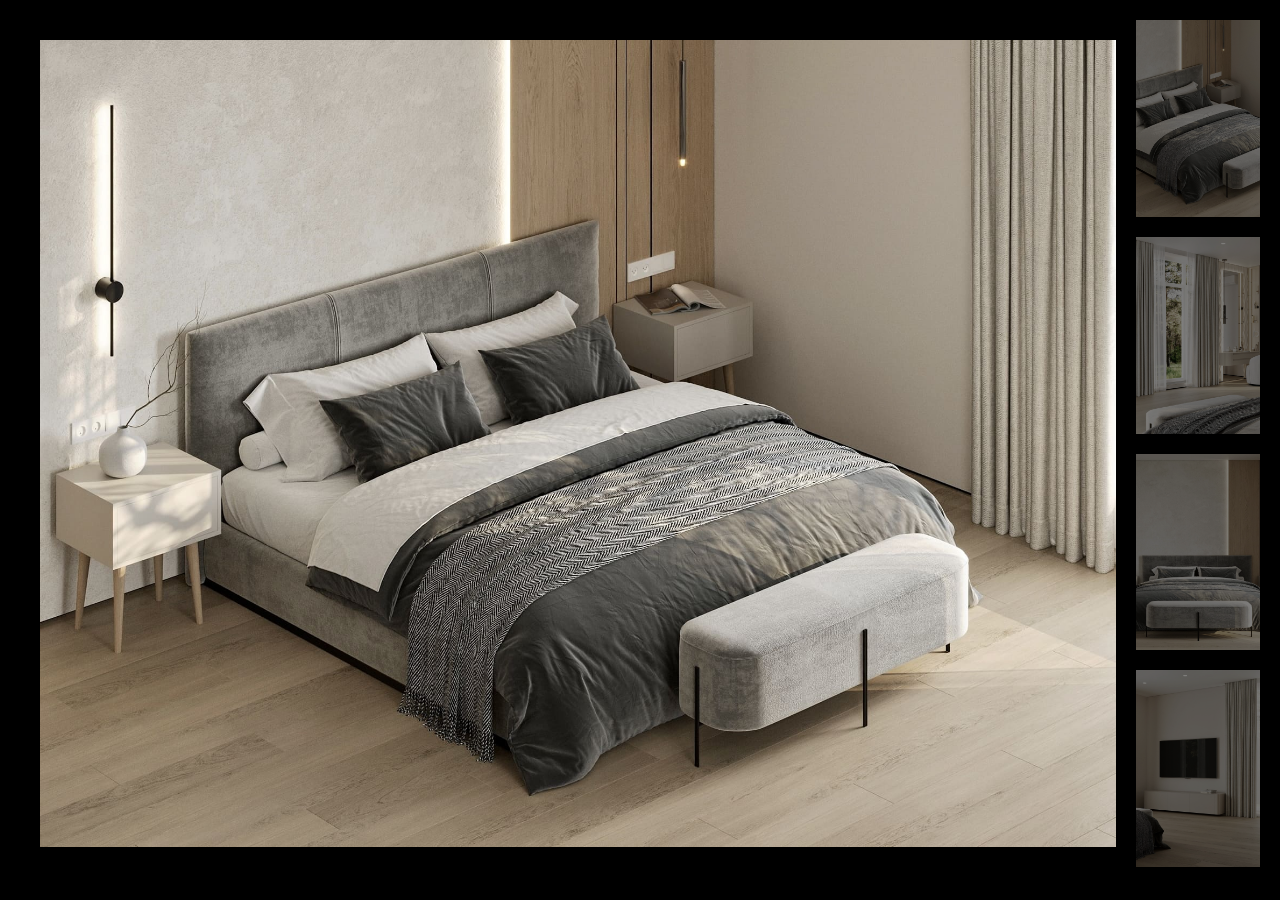
<file: html/portfolio1.html>
<!DOCTYPE html>
<html lang="en">
<head>
    <meta charset="UTF-8">
    <meta name="viewport" content="width=device-width, initial-scale=1.0">
    <title>Document</title>
    <link rel="stylesheet" href="../css/reset.css">
    <link rel="stylesheet" href="../css/portfolio.css">
</head>
<body>
    <section class="photo">
        <img id="photo-hero" class="hero-photo"  src="../img/img/portfolio/1/IUrZGHP9aKBFbf6jJnis4e-43GpgTt6WOL3kBMzO6F2bLw5B15v-s5mmBiH3eZ6CJXayOuzLV4IJNui_66KtSDec.jpg" alt="">
    <div class="min-photos" href="">
        <img id="photo1" class="min-photo" src="../img/img/portfolio/1/IUrZGHP9aKBFbf6jJnis4e-43GpgTt6WOL3kBMzO6F2bLw5B15v-s5mmBiH3eZ6CJXayOuzLV4IJNui_66KtSDec.jpg" alt="">
        <img id="photo2" class="min-photo" src="../img/img/portfolio/1/IYQCl92d1KGy2UFNKEdxmmNWVV7QYOr6p94DCEL-8MfqCsBslE_5fJ5WPlGN8VoNVVKrbm3cz2S46bYw3Unmbcwu.jpg" alt="">
        <img id="photo3" class="min-photo" src="../img/img/portfolio/1/sh4lyMfw6488D5bpELG-GtoYiy51JnRz2KtnOSS5UwzI13H8huh4OOYp-CnJVcTWaTOXHrSIWLdLjltY3SxVakHf.jpg" alt="">
        <img id="photo4" class="min-photo" src="../img/img/portfolio/1/WOO_L1MPF5qKPpXAhICvml_G6vHDnoX-2QZhYNfCgpVIuOGDpelVOfoCdvgD6qC7HAvgvoIingIuCh0iNLuYkakt.jpg" alt="">
    </div>
    </section>
    <script src="../js/task.js"></script>
</body>
</html>
</file>
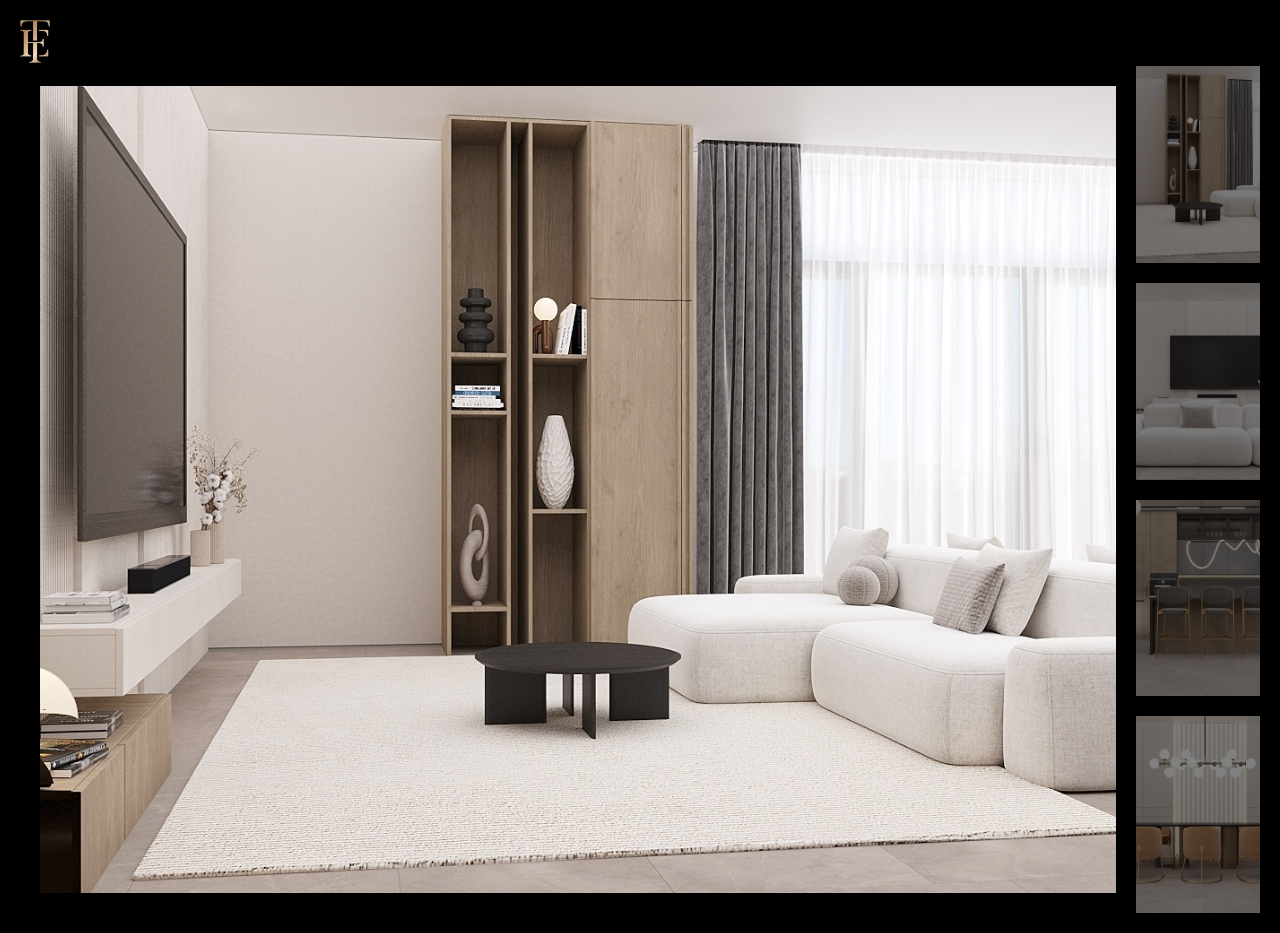
<file: html/portfolio2.html>
<!DOCTYPE html>
<html lang="en">
<head>
    <meta charset="UTF-8">
    <meta name="viewport" content="width=device-width, initial-scale=1.0">
    <title>Document</title>
    <link rel="stylesheet" href="../css/reset.css">
    <link rel="stylesheet" href="../css/portfolio.css">
</head>
<body>
    <a href="../index.html"><img src="../img/icon/header/logo.png" width="30px" alt=""></a>
    <section class="photo">
        <img id="photo-hero" class="hero-photo"  src="../img/img/portfolio/2/1vEbaCUOwjw7MaW48sU-YBlS5mDZEWR6B3NEZxUbvIRT6mLioNYKaDrE7JcMGK0N5RJAKJlcIzssKsdqWelrVpnK.jpg" alt="">
    <div class="min-photos" href="">
        <img id="photo1" class="min-photo" src="../img/img/portfolio/2/1vEbaCUOwjw7MaW48sU-YBlS5mDZEWR6B3NEZxUbvIRT6mLioNYKaDrE7JcMGK0N5RJAKJlcIzssKsdqWelrVpnK.jpg" alt="">
        <img id="photo2" class="min-photo" src="../img/img/portfolio/2/7QSXbiPNzb1Dga_2dTSTThrzCr5snCA749kIKWhQ1_Ih4dE6zZukwhEqcL-t-llJyQMeG-VLvjKoY39OG_E9WzH0.jpg" alt="">
        <img id="photo3" class="min-photo" src="../img/img/portfolio/2/aI_RptO4M7-IpJJXBn--JAy-fktub-cWmue9zJVuoJ6OITVhVsEiGC9YoxpFOkKm4vTO9dvbWhkAKhO_Zky_cTn0.jpg" alt="">
        <img id="photo4" class="min-photo" src="../img/img/portfolio/2/WnLHLftbKTtUvwjBT8Dra9mzxUi1_uberS4JtysZK4NVYeJtobPFQpBAIUKsB5GN1pyqZT6RESoOGxa4nl25OAZ8.jpg" alt="">
    </div>
    </section>
    <script src="../js/task.js"></script>
</body>
</html>
</file>
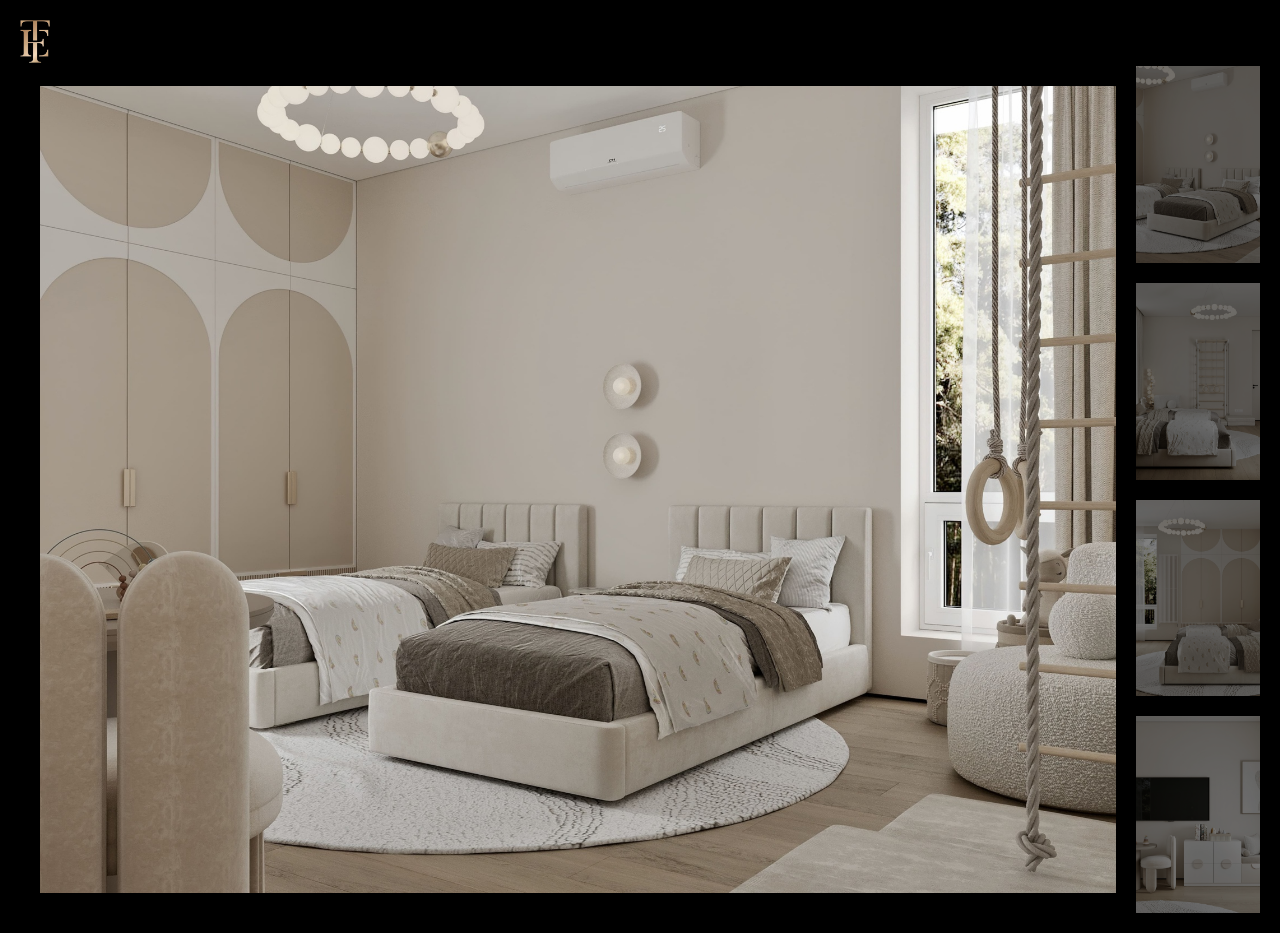
<file: html/portfolio3.html>
<!DOCTYPE html>
<html lang="en">
<head>
    <meta charset="UTF-8">
    <meta name="viewport" content="width=device-width, initial-scale=1.0">
    <title>Document</title>
    <link rel="stylesheet" href="../css/reset.css">
    <link rel="stylesheet" href="../css/portfolio.css">
</head>
<body>
    <a href="../index.html"><img src="../img/icon/header/logo.png" width="30px" alt=""></a>
    <section class="photo">
        <img id="photo-hero" class="hero-photo"  src="../img/img/portfolio/3/9w1h9qTQfpms2-lCamNVox-1wrDbkrBhhmjF8aw7SmMmuWiGSmeHtS5Oe95iXLBSZZQwFfFqPtim1lA6TmYX4DdY.jpg" alt="">
    <div class="min-photos" href="">
        <img id="photo1" class="min-photo" src="../img/img/portfolio/3/9w1h9qTQfpms2-lCamNVox-1wrDbkrBhhmjF8aw7SmMmuWiGSmeHtS5Oe95iXLBSZZQwFfFqPtim1lA6TmYX4DdY.jpg" alt="">
        <img id="photo2" class="min-photo" src="../img/img/portfolio/3/bmBhv073Y0TKXr4ICAreb4IGgfFZMaCP0Y1L9c-79VuSKUByn7TEueyQuMYUK5FGZ4-56mhdboics7mOH4z7Ha9R.jpg" alt="">
        <img id="photo3" class="min-photo" src="../img/img/portfolio/3/BMkDiRsZKTLIHWzSjZ-SRIe_etCmHe7rMtRnS-AKGjPqSl-RcsMZlIW8j7XkWMVzdJ-aWn09E_88tgy9um4Ha1dS.jpg" alt="">
        <img id="photo4" class="min-photo" src="../img/img/portfolio/3/F_MyEolKI0Z3UggjBGwGkmaOUeRsCQORPqnORWy30mfvwt2wYl-tXSTdGrL8xAcz30NjpIazytVC_A39X0zYbs4o.jpg" alt="">
    </div>
    </section>
    <script src="../js/task.js"></script>
</body>
</html>
</file>
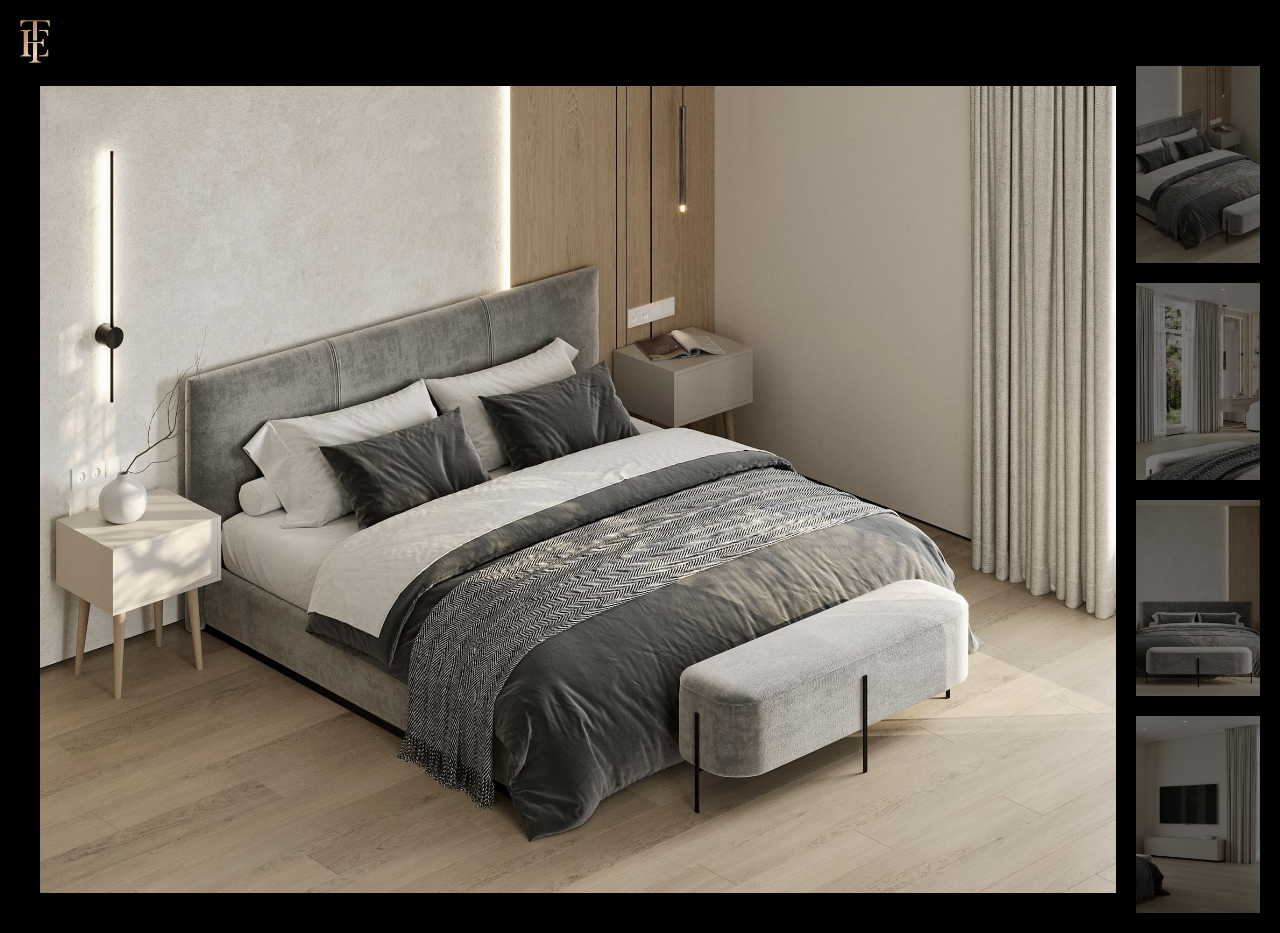
<file: итоговая работа/html/portfolio1.html>
<!DOCTYPE html>
<html lang="ru">
<head>
    <meta charset="UTF-8">
    <meta name="viewport" content="width=device-width, initial-scale=1.0">
    <title>Дизайн интерьеров</title>
    <link rel="favicon" href="img/icon/favicon.ico">
    <link rel="stylesheet" href="../css/reset.css">
    <link rel="stylesheet" href="../css/portfolio.css">
</head>
<body>
    <a href="../index.html"><img src="../img/icon/header/logo.png" width="30px" alt=""></a>
    <section class="photo">
        <img id="photo-hero" class="hero-photo"  src="../img/img/portfolio/1/IUrZGHP9aKBFbf6jJnis4e-43GpgTt6WOL3kBMzO6F2bLw5B15v-s5mmBiH3eZ6CJXayOuzLV4IJNui_66KtSDec.jpg" alt="">
    <div class="min-photos" href="">
        <img id="photo1" class="min-photo" src="../img/img/portfolio/1/IUrZGHP9aKBFbf6jJnis4e-43GpgTt6WOL3kBMzO6F2bLw5B15v-s5mmBiH3eZ6CJXayOuzLV4IJNui_66KtSDec.jpg" alt="">
        <img id="photo2" class="min-photo" src="../img/img/portfolio/1/IYQCl92d1KGy2UFNKEdxmmNWVV7QYOr6p94DCEL-8MfqCsBslE_5fJ5WPlGN8VoNVVKrbm3cz2S46bYw3Unmbcwu.jpg" alt="">
        <img id="photo3" class="min-photo" src="../img/img/portfolio/1/sh4lyMfw6488D5bpELG-GtoYiy51JnRz2KtnOSS5UwzI13H8huh4OOYp-CnJVcTWaTOXHrSIWLdLjltY3SxVakHf.jpg" alt="">
        <img id="photo4" class="min-photo" src="../img/img/portfolio/1/WOO_L1MPF5qKPpXAhICvml_G6vHDnoX-2QZhYNfCgpVIuOGDpelVOfoCdvgD6qC7HAvgvoIingIuCh0iNLuYkakt.jpg" alt="">
    </div>
    </section>
    <script src="../js/task.js"></script>
</body>
</html>
</file>
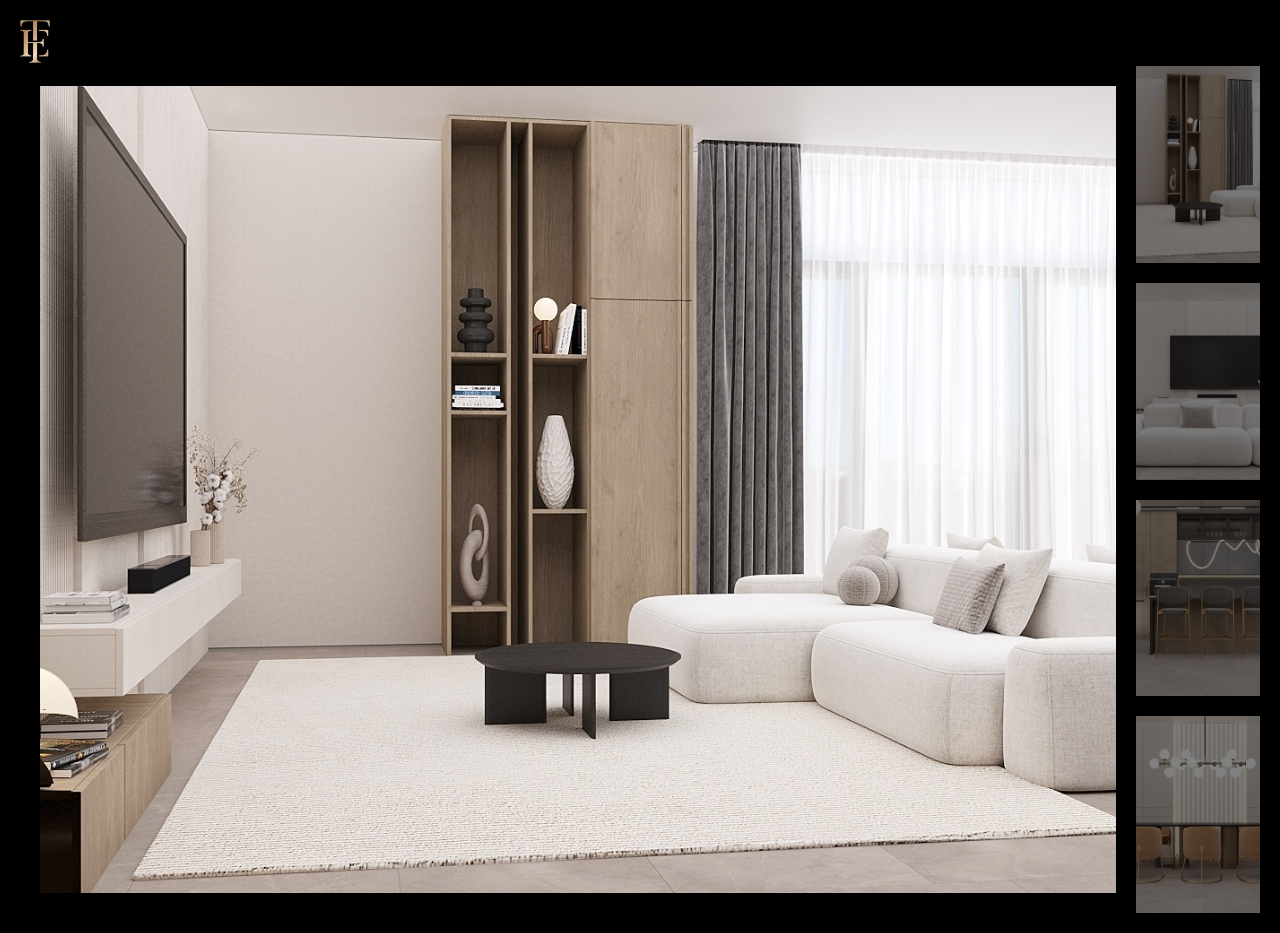
<file: итоговая работа/html/portfolio2.html>
<!DOCTYPE html>
<html lang="ru">
<head>
    <meta charset="UTF-8">
    <meta name="viewport" content="width=device-width, initial-scale=1.0">
    <title>Дизайн интерьеров</title>
    <link rel="favicon" href="img/icon/favicon.ico">
    <link rel="stylesheet" href="../css/reset.css">
    <link rel="stylesheet" href="../css/portfolio.css">
</head>
<body>
    <a href="../index.html"><img src="../img/icon/header/logo.png" width="30px" alt=""></a>
    <section class="photo">
        <img id="photo-hero" class="hero-photo"  src="../img/img/portfolio/2/1vEbaCUOwjw7MaW48sU-YBlS5mDZEWR6B3NEZxUbvIRT6mLioNYKaDrE7JcMGK0N5RJAKJlcIzssKsdqWelrVpnK.jpg" alt="">
    <div class="min-photos" href="">
        <img id="photo1" class="min-photo" src="../img/img/portfolio/2/1vEbaCUOwjw7MaW48sU-YBlS5mDZEWR6B3NEZxUbvIRT6mLioNYKaDrE7JcMGK0N5RJAKJlcIzssKsdqWelrVpnK.jpg" alt="">
        <img id="photo2" class="min-photo" src="../img/img/portfolio/2/7QSXbiPNzb1Dga_2dTSTThrzCr5snCA749kIKWhQ1_Ih4dE6zZukwhEqcL-t-llJyQMeG-VLvjKoY39OG_E9WzH0.jpg" alt="">
        <img id="photo3" class="min-photo" src="../img/img/portfolio/2/aI_RptO4M7-IpJJXBn--JAy-fktub-cWmue9zJVuoJ6OITVhVsEiGC9YoxpFOkKm4vTO9dvbWhkAKhO_Zky_cTn0.jpg" alt="">
        <img id="photo4" class="min-photo" src="../img/img/portfolio/2/WnLHLftbKTtUvwjBT8Dra9mzxUi1_uberS4JtysZK4NVYeJtobPFQpBAIUKsB5GN1pyqZT6RESoOGxa4nl25OAZ8.jpg" alt="">
    </div>
    </section>
    <script src="../js/task.js"></script>
</body>
</html>
</file>
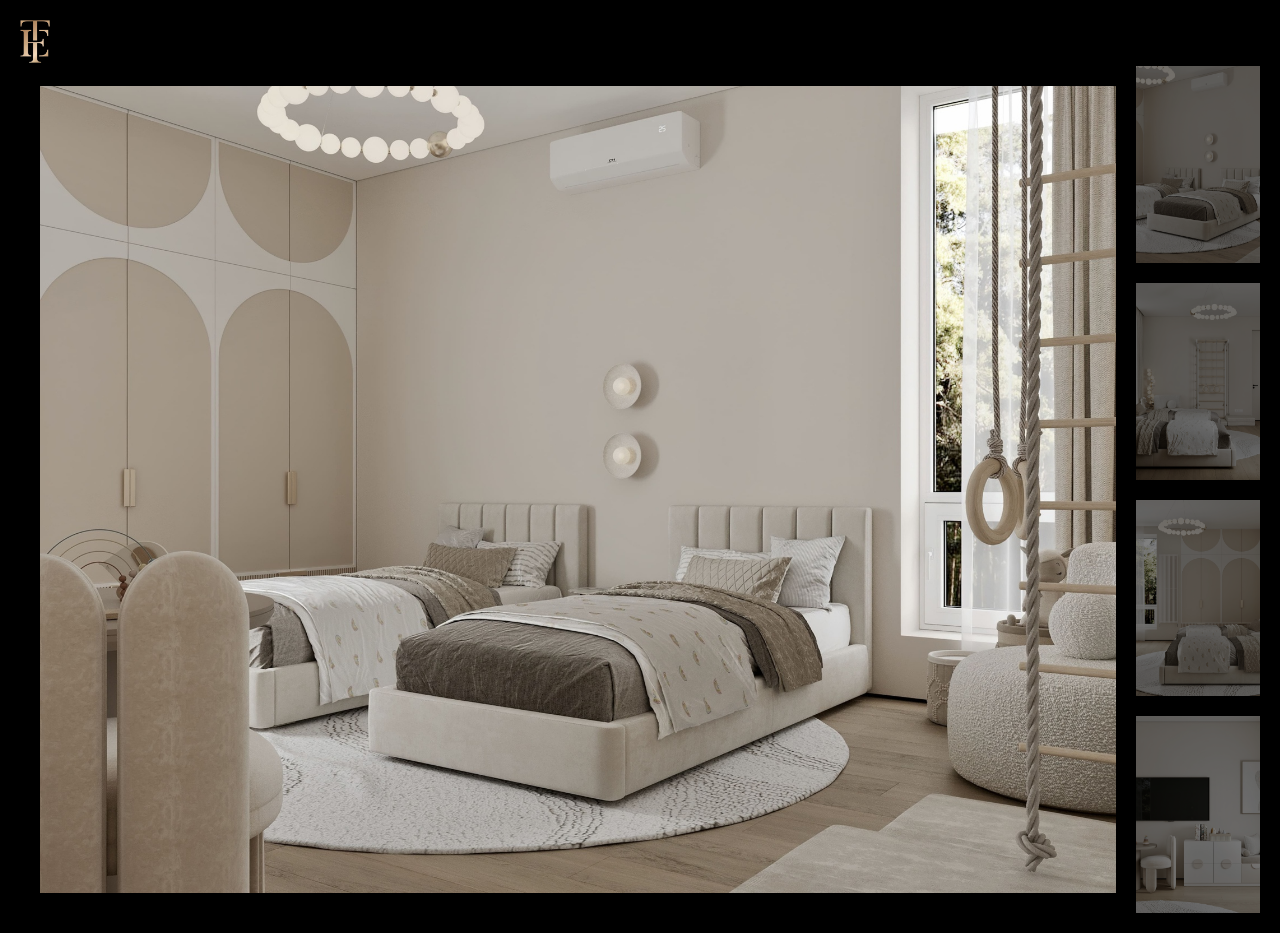
<file: итоговая работа/html/portfolio3.html>
<!DOCTYPE html>
<html lang="ru">
<head>
    <meta charset="UTF-8">
    <meta name="viewport" content="width=device-width, initial-scale=1.0">
    <title>Дизайн интерьеров</title>
    <link rel="favicon" href="img/icon/favicon.ico">
    <link rel="stylesheet" href="../css/reset.css">
    <link rel="stylesheet" href="../css/portfolio.css">
</head>
<body>
    <a href="../index.html"><img src="../img/icon/header/logo.png" width="30px" alt=""></a>
    <section class="photo">
        <img id="photo-hero" class="hero-photo"  src="../img/img/portfolio/3/9w1h9qTQfpms2-lCamNVox-1wrDbkrBhhmjF8aw7SmMmuWiGSmeHtS5Oe95iXLBSZZQwFfFqPtim1lA6TmYX4DdY.jpg" alt="">
    <div class="min-photos" href="">
        <img id="photo1" class="min-photo" src="../img/img/portfolio/3/9w1h9qTQfpms2-lCamNVox-1wrDbkrBhhmjF8aw7SmMmuWiGSmeHtS5Oe95iXLBSZZQwFfFqPtim1lA6TmYX4DdY.jpg" alt="">
        <img id="photo2" class="min-photo" src="../img/img/portfolio/3/bmBhv073Y0TKXr4ICAreb4IGgfFZMaCP0Y1L9c-79VuSKUByn7TEueyQuMYUK5FGZ4-56mhdboics7mOH4z7Ha9R.jpg" alt="">
        <img id="photo3" class="min-photo" src="../img/img/portfolio/3/BMkDiRsZKTLIHWzSjZ-SRIe_etCmHe7rMtRnS-AKGjPqSl-RcsMZlIW8j7XkWMVzdJ-aWn09E_88tgy9um4Ha1dS.jpg" alt="">
        <img id="photo4" class="min-photo" src="../img/img/portfolio/3/F_MyEolKI0Z3UggjBGwGkmaOUeRsCQORPqnORWy30mfvwt2wYl-tXSTdGrL8xAcz30NjpIazytVC_A39X0zYbs4o.jpg" alt="">
    </div>
    </section>
    <script src="../js/task.js"></script>
</body>
</html>
</file>
<file: css/portfolio.css>
*{
    box-sizing: border-box;
}
body{
    background: black;
    height: 100%;   
    padding: 20px;
}
.photo {
    display: grid;
    grid-template-columns: 9fr 1fr;
    width: 100%;
    height: 100%;
    box-shadow: 0px 0px 30px black;
}
.photo img{
    width: 100%;
    height: 100%;
    object-fit: cover;
}
.hero-photo{
    object-fit: cover;
    width: 100%;
    padding:20px 20px;
}
.min-photos{
    display: flex;
    flex-direction: column;
    gap: 20px;
}
.min-photo{
    opacity: 0.5;
    cursor: pointer;
}
.min-photo:hover{
    opacity: 1;
}
</file>
<file: итоговая работа/css/portfolio.css>
*{
    box-sizing: border-box;
}
body{
    background: black;
    height: 100%;   
    padding: 20px;
}
.photo {
    display: grid;
    grid-template-columns: 9fr 1fr;
    width: 100%;
    height: 100%;
    box-shadow: 0px 0px 30px black;
}
.photo img{
    width: 100%;
    height: 100%;
    object-fit: cover;
}
.hero-photo{
    object-fit: cover;
    width: 100%;
    padding:20px 20px;
}
.min-photos{
    display: flex;
    flex-direction: column;
    gap: 20px;
}
.min-photo{
    opacity: 0.5;
    cursor: pointer;
}
.min-photo:hover{
    opacity: 1;
}
</file>
